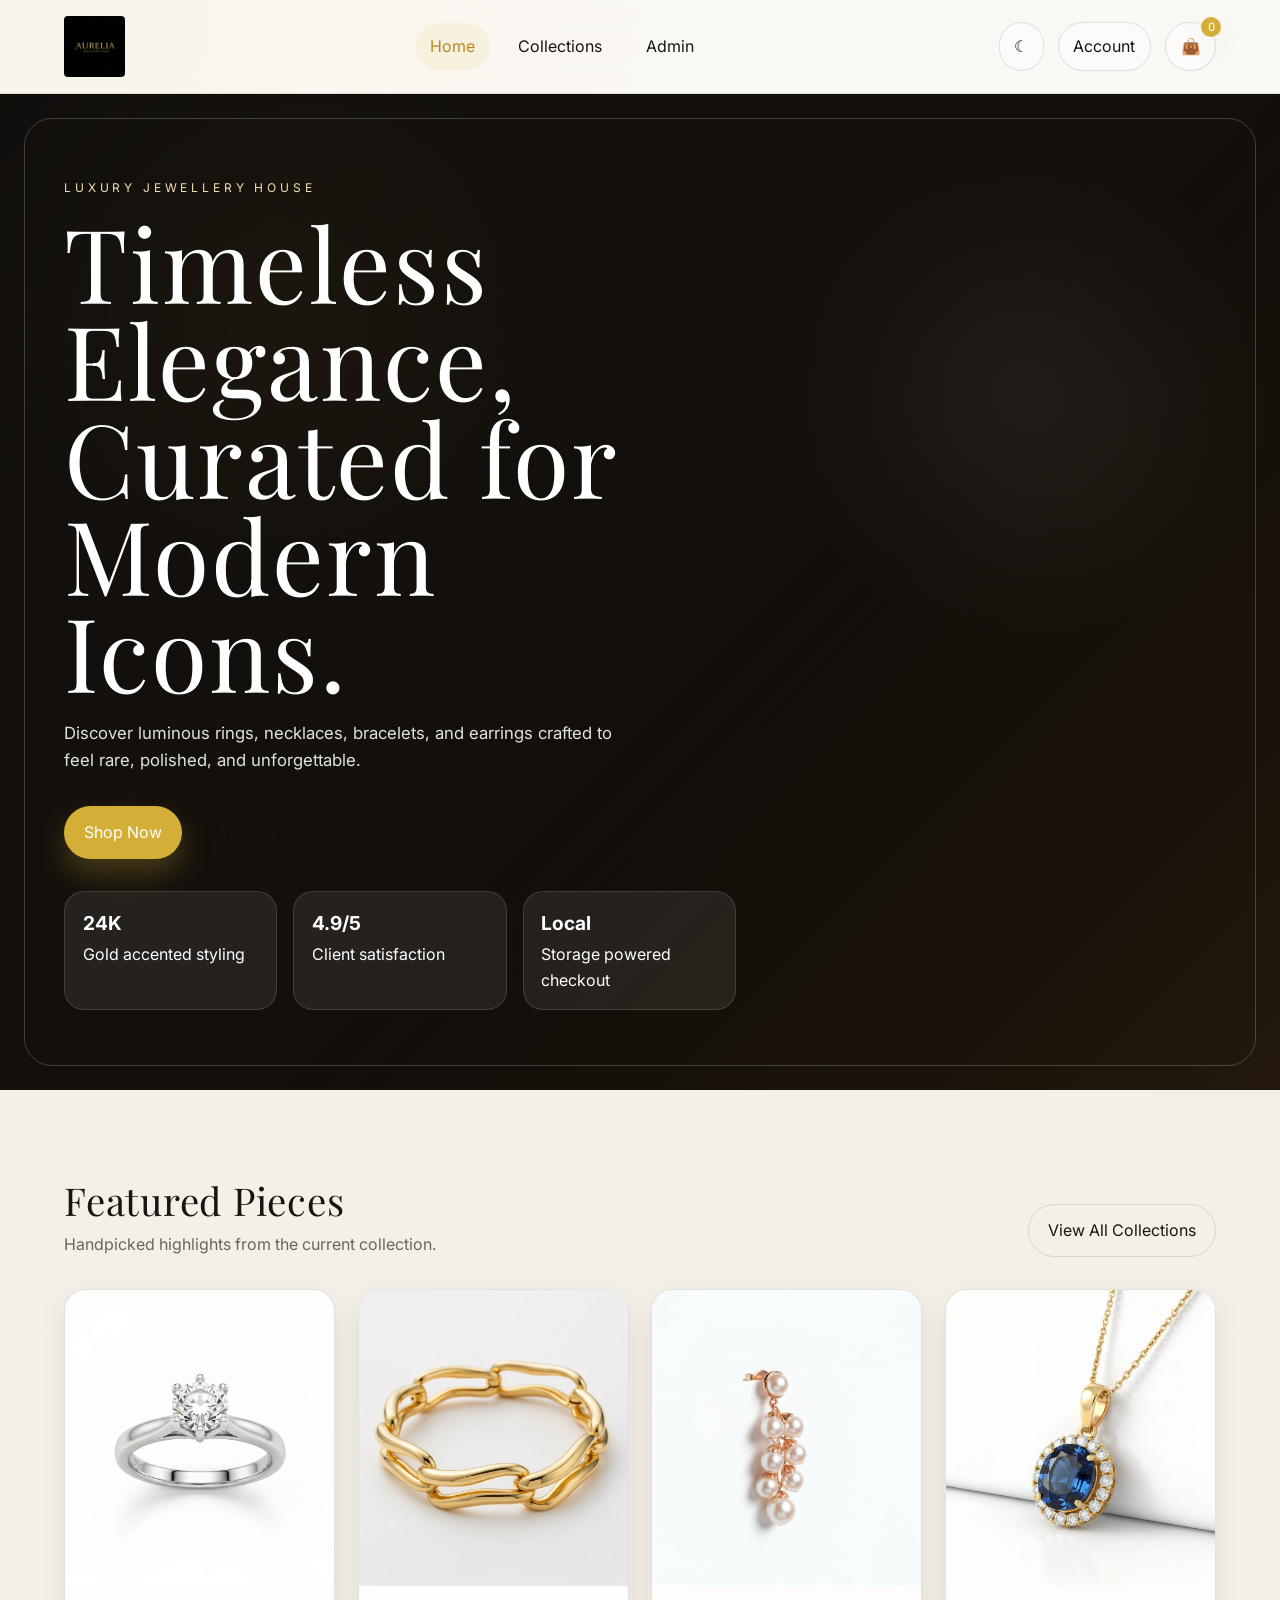
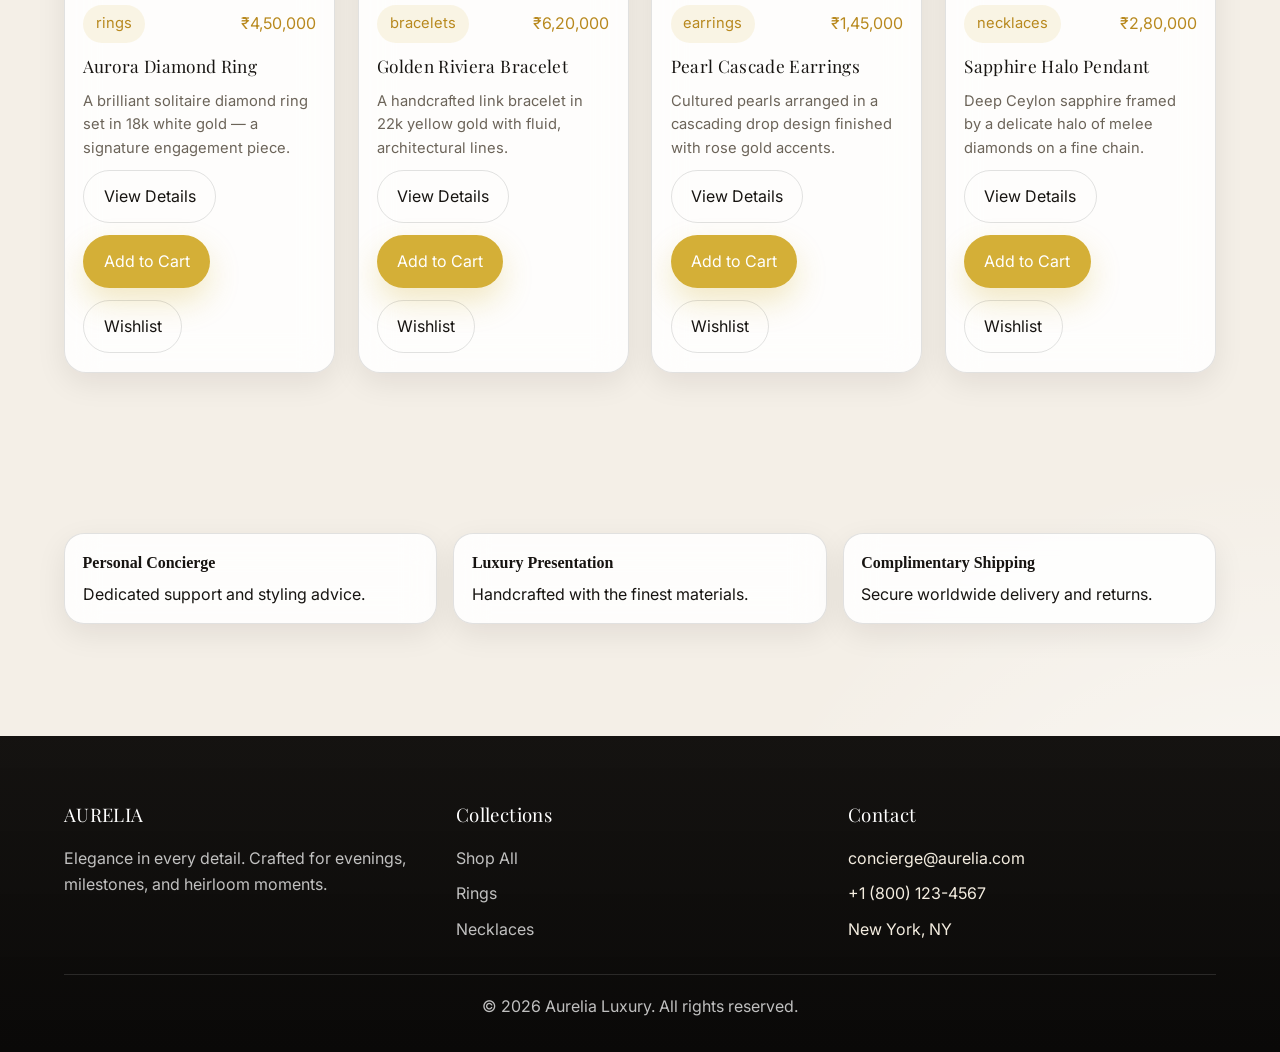
<file: index.html>
<!DOCTYPE html>
<html lang="en">
<head>
    <meta charset="UTF-8">
    <meta name="viewport" content="width=device-width, initial-scale=1.0">
    <meta name="description" content="AURELIA Luxury Jewellery. Discover luminous rings, necklaces, bracelets, and earrings crafted to feel rare, polished, and unforgettable.">
    <meta name="theme-color" content="#d4af37">
    <meta property="og:title" content="AURELIA | Luxury Jewellery">
    <meta property="og:description" content="Discover luminous rings, necklaces, bracelets, and earrings crafted to feel rare, polished, and unforgettable.">
    <meta property="og:type" content="website">
    <title>AURELIA | Luxury Jewellery</title>
    <link rel="icon" href="favicon.ico" type="image/x-icon">
    <link rel="manifest" href="manifest.json">
    <link rel="stylesheet" href="style.css">
</head>
<body>
    <nav class="navbar">
        <a href="index.html" class="nav-brand"><img src="images/logo.png" alt="Aurelia Logo" class="brand-logo"></a>
        <div class="nav-links">
            <a href="index.html" class="active">Home</a>
            <a href="products.html">Collections</a>
            <a href="admin.html">Admin</a>
        </div>
        <div class="nav-actions">
            <button class="icon-button" type="button" data-theme-toggle aria-label="Toggle theme">☾</button>
            <button class="icon-button" type="button" data-auth-open="login" data-user-badge>Account</button>
            <a class="icon-button cart-link" href="cart.html" aria-label="Cart">👜 <span class="badge" data-cart-count>0</span></a>
        </div>
    </nav>

    <header class="hero">
        <div class="hero-content">
            <div class="eyebrow">Luxury jewellery house</div>
            <h1>Timeless Elegance, Curated for Modern Icons.</h1>
            <p>Discover luminous rings, necklaces, bracelets, and earrings crafted to feel rare, polished, and unforgettable.</p>
            <div class="hero-actions">
                <a href="products.html" class="btn btn-primary">Shop Now</a>
                <button class="btn btn-outline" type="button" data-scroll-to="#featured">Explore Featured</button>
            </div>
            <div class="hero-stats">
                <div class="stat"><strong>24K</strong><span>Gold accented styling</span></div>
                <div class="stat"><strong>4.9/5</strong><span>Client satisfaction</span></div>
                <div class="stat"><strong>Local</strong><span>Storage powered checkout</span></div>
            </div>
        </div>
    </header>

    <main>
        <section class="section" id="featured">
            <div class="section-header">
                <div>
                    <h2 class="section-title serif">Featured Pieces</h2>
                    <p class="section-copy">Handpicked highlights from the current collection.</p>
                </div>
                <a class="btn btn-outline" href="products.html">View All Collections</a>
            </div>
            <div class="grid" id="featured-grid"></div>
        </section>

        <section class="section">
            <div class="feature-row">
                <div class="feature-pill"><strong>Personal Concierge</strong><span>Dedicated support and styling advice.</span></div>
                <div class="feature-pill"><strong>Luxury Presentation</strong><span>Handcrafted with the finest materials.</span></div>
                <div class="feature-pill"><strong>Complimentary Shipping</strong><span>Secure worldwide delivery and returns.</span></div>
            </div>
        </section>
    </main>

    <footer class="footer">
        <div class="footer-grid">
            <div class="footer-col">
                <h3 class="serif">AURELIA</h3>
                <p>Elegance in every detail. Crafted for evenings, milestones, and heirloom moments.</p>
            </div>
            <div class="footer-col">
                <h3 class="serif">Collections</h3>
                <ul>
                    <li><a href="products.html">Shop All</a></li>
                    <li><a href="products.html">Rings</a></li>
                    <li><a href="products.html">Necklaces</a></li>
                </ul>
            </div>
            <div class="footer-col">
                <h3 class="serif">Contact</h3>
                <ul>
                    <li>concierge@aurelia.com</li>
                    <li>+1 (800) 123-4567</li>
                    <li>New York, NY</li>
                </ul>
            </div>
        </div>
        <div class="footer-bottom">&copy; 2026 Aurelia Luxury. All rights reserved.</div>
    </footer>

    <script src="script.js"></script>
</body>
</html>
</file>
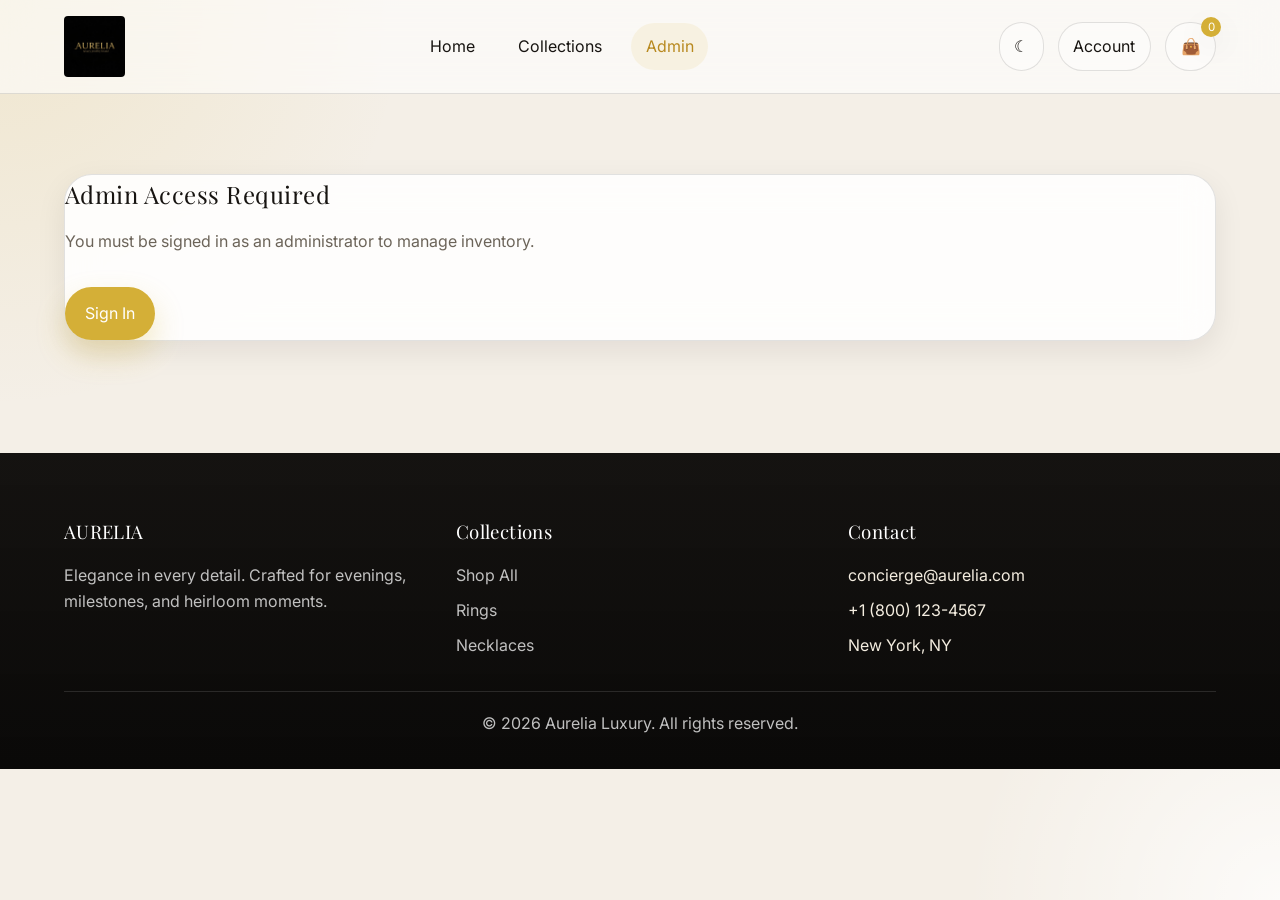
<file: admin.html>
<!DOCTYPE html>
<html lang="en">
<head>
    <meta charset="UTF-8">
    <meta name="viewport" content="width=device-width, initial-scale=1.0">
    <meta name="description" content="Admin dashboard for AURELIA Luxury Jewellery. Manage inventory, stock, and collections.">
    <meta name="theme-color" content="#d4af37">
    <title>Admin Panel | AURELIA</title>
    <link rel="icon" href="favicon.ico" type="image/x-icon">
    <link rel="manifest" href="manifest.json">
    <link rel="stylesheet" href="style.css">
</head>
<body>
    <nav class="navbar">
        <a href="index.html" class="nav-brand"><img src="images/logo.png" alt="Aurelia Logo" class="brand-logo"></a>
        <div class="nav-links">
            <a href="index.html">Home</a>
            <a href="products.html">Collections</a>
            <a href="admin.html" class="active">Admin</a>
        </div>
        <div class="nav-actions">
            <button class="icon-button" type="button" data-theme-toggle aria-label="Toggle theme">☾</button>
            <button class="icon-button" type="button" data-auth-open="login" data-user-badge>Account</button>
            <a class="icon-button cart-link" href="cart.html" aria-label="Cart">👜 <span class="badge" data-cart-count>0</span></a>
        </div>
    </nav>

    <main>
        <section class="section">
            <div id="admin-panel"></div>
        </section>
    </main>

    <footer class="footer">
        <div class="footer-grid">
            <div class="footer-col">
                <h3 class="serif">AURELIA</h3>
                <p>Elegance in every detail. Crafted for evenings, milestones, and heirloom moments.</p>
            </div>
            <div class="footer-col">
                <h3 class="serif">Collections</h3>
                <ul>
                    <li><a href="products.html">Shop All</a></li>
                    <li><a href="products.html">Rings</a></li>
                    <li><a href="products.html">Necklaces</a></li>
                </ul>
            </div>
            <div class="footer-col">
                <h3 class="serif">Contact</h3>
                <ul>
                    <li>concierge@aurelia.com</li>
                    <li>+1 (800) 123-4567</li>
                    <li>New York, NY</li>
                </ul>
            </div>
        </div>
        <div class="footer-bottom">&copy; 2026 Aurelia Luxury. All rights reserved.</div>
    </footer>

    <script src="script.js"></script>
</body>
</html>
</file>
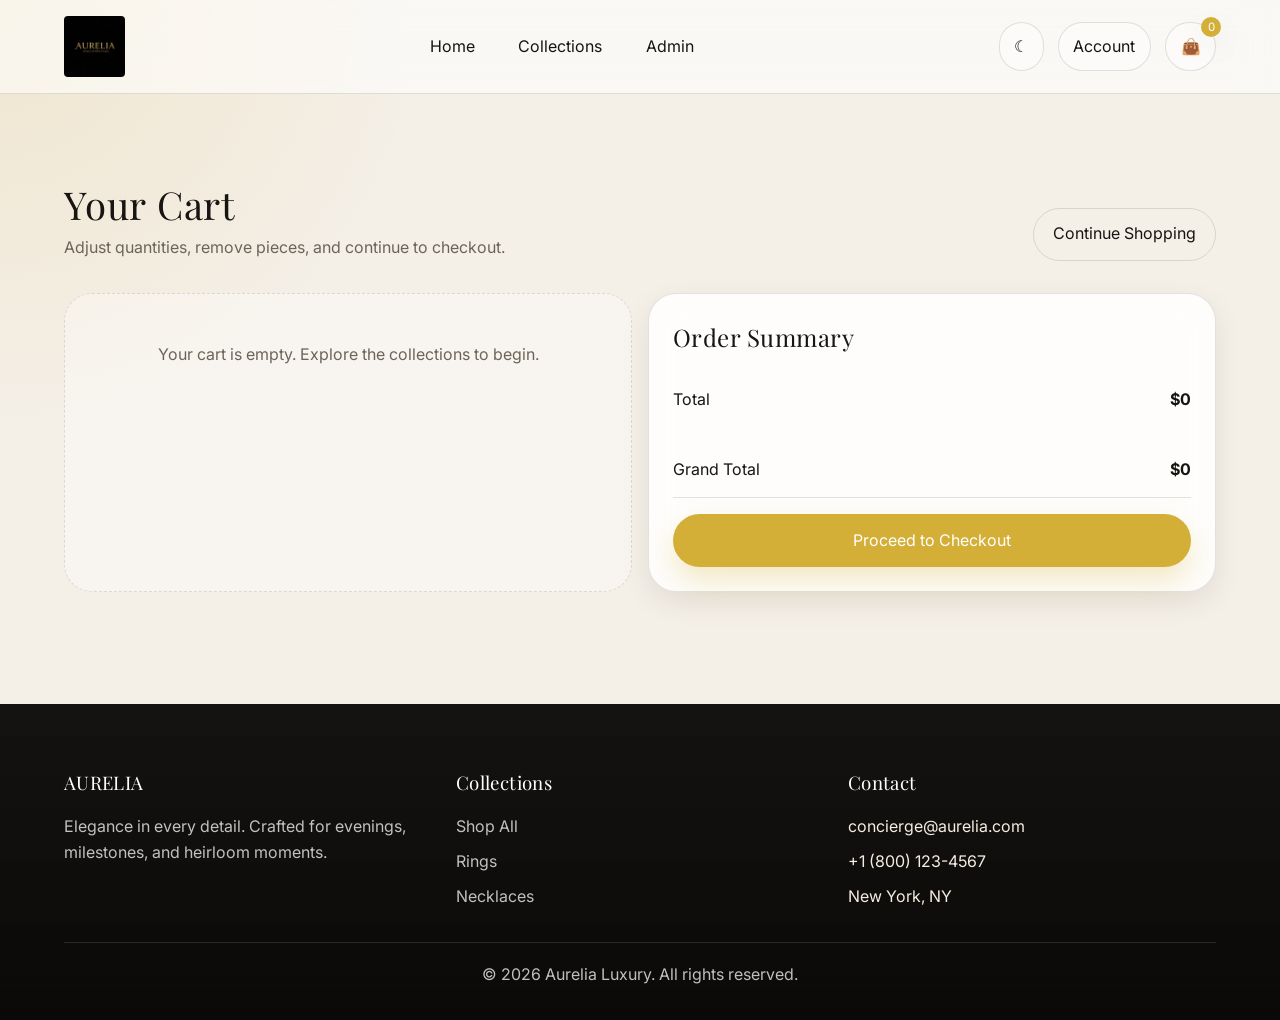
<file: cart.html>
<!DOCTYPE html>
<html lang="en">
<head>
    <meta charset="UTF-8">
    <meta name="viewport" content="width=device-width, initial-scale=1.0">
    <meta name="description" content="Your shopping cart at AURELIA. Review your selected luxury rings, necklaces, and bracelets.">
    <meta name="theme-color" content="#d4af37">
    <title>Shopping Cart | AURELIA</title>
    <link rel="icon" href="favicon.ico" type="image/x-icon">
    <link rel="manifest" href="manifest.json">
    <link rel="stylesheet" href="style.css">
</head>
<body>
    <nav class="navbar">
        <a href="index.html" class="nav-brand"><img src="images/logo.png" alt="Aurelia Logo" class="brand-logo"></a>
        <div class="nav-links">
            <a href="index.html">Home</a>
            <a href="products.html">Collections</a>
            <a href="admin.html">Admin</a>
        </div>
        <div class="nav-actions">
            <button class="icon-button" type="button" data-theme-toggle aria-label="Toggle theme">☾</button>
            <button class="icon-button" type="button" data-auth-open="login" data-user-badge>Account</button>
            <a class="icon-button cart-link active" href="cart.html" aria-label="Cart">👜 <span class="badge" data-cart-count>0</span></a>
        </div>
    </nav>

    <main>
        <section class="section">
            <div class="section-header">
                <div>
                    <h1 class="section-title serif">Your Cart</h1>
                    <p class="section-copy">Adjust quantities, remove pieces, and continue to checkout.</p>
                </div>
                <a class="btn btn-outline" href="products.html">Continue Shopping</a>
            </div>
            <div class="checkout-layout">
                <div class="stack">
                    <div id="cart-items" class="cart-list"></div>
                </div>
                <aside class="checkout-summary stack">
                    <h2 class="serif">Order Summary</h2>
                    <div id="cart-summary" class="stack"></div>
                    <div class="summary-line"><span>Grand Total</span><strong id="cart-total">$0</strong></div>
                    <button class="btn btn-primary" type="button" onclick="checkout()">Proceed to Checkout</button>
                </aside>
            </div>
        </section>
    </main>

    <footer class="footer">
        <div class="footer-grid">
            <div class="footer-col">
                <h3 class="serif">AURELIA</h3>
                <p>Elegance in every detail. Crafted for evenings, milestones, and heirloom moments.</p>
            </div>
            <div class="footer-col">
                <h3 class="serif">Collections</h3>
                <ul>
                    <li><a href="products.html">Shop All</a></li>
                    <li><a href="products.html">Rings</a></li>
                    <li><a href="products.html">Necklaces</a></li>
                </ul>
            </div>
            <div class="footer-col">
                <h3 class="serif">Contact</h3>
                <ul>
                    <li>concierge@aurelia.com</li>
                    <li>+1 (800) 123-4567</li>
                    <li>New York, NY</li>
                </ul>
            </div>
        </div>
        <div class="footer-bottom">&copy; 2026 Aurelia Luxury. All rights reserved.</div>
    </footer>

    <script src="script.js"></script>
</body>
</html>
</file>
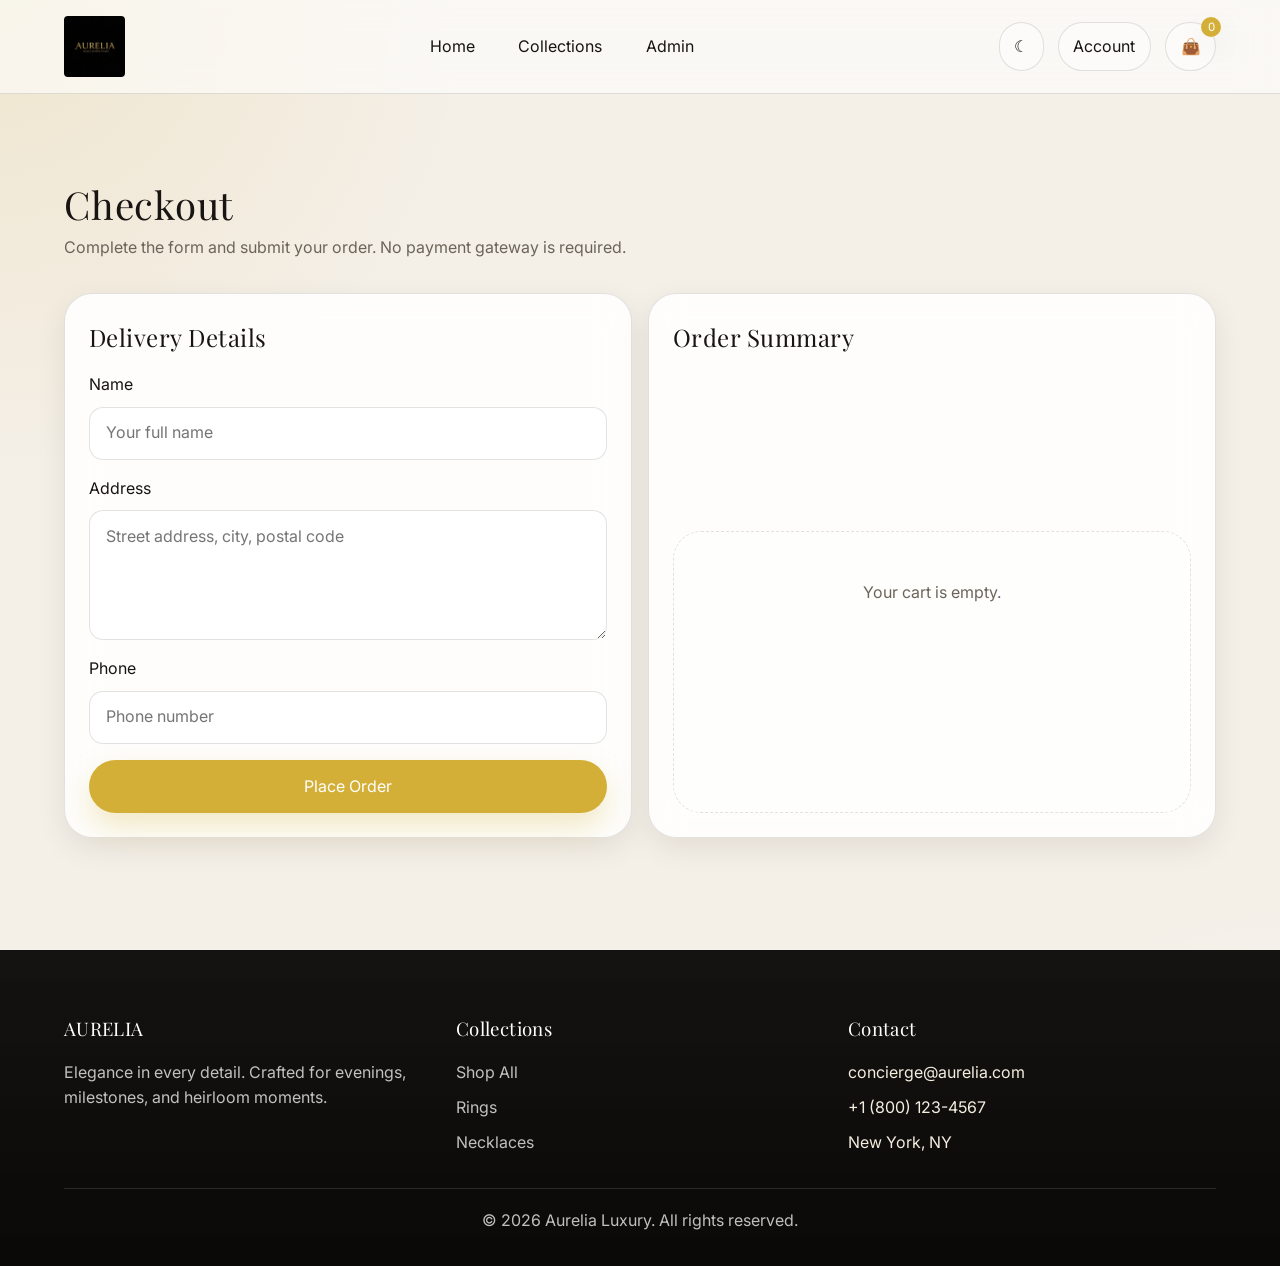
<file: checkout.html>
<!DOCTYPE html>
<html lang="en">
<head>
    <meta charset="UTF-8">
    <meta name="viewport" content="width=device-width, initial-scale=1.0">
    <meta name="description" content="Checkout securely at AURELIA Luxury Jewellery. Complete your purchase of our curated collections.">
    <meta name="theme-color" content="#d4af37">
    <title>Checkout | AURELIA</title>
    <link rel="icon" href="favicon.ico" type="image/x-icon">
    <link rel="manifest" href="manifest.json">
    <link rel="stylesheet" href="style.css">
</head>
<body>
    <nav class="navbar">
        <a href="index.html" class="nav-brand"><img src="images/logo.png" alt="Aurelia Logo" class="brand-logo"></a>
        <div class="nav-links">
            <a href="index.html">Home</a>
            <a href="products.html">Collections</a>
            <a href="admin.html">Admin</a>
        </div>
        <div class="nav-actions">
            <button class="icon-button" type="button" data-theme-toggle aria-label="Toggle theme">☾</button>
            <button class="icon-button" type="button" data-auth-open="login" data-user-badge>Account</button>
            <a class="icon-button cart-link" href="cart.html" aria-label="Cart">👜 <span class="badge" data-cart-count>0</span></a>
        </div>
    </nav>

    <main>
        <section class="section">
            <div class="section-header">
                <div>
                    <h1 class="section-title serif">Checkout</h1>
                    <p class="section-copy">Complete the form and submit your order. No payment gateway is required.</p>
                </div>
            </div>
            <div id="checkout-success" class="notice" hidden style="margin-bottom: 1rem;"></div>
            <div class="checkout-layout">
                <form id="checkout-form" class="checkout-summary stack">
                    <h2 class="serif">Delivery Details</h2>
                    <label class="field"><span>Name</span><input type="text" id="checkout-name" required placeholder="Your full name"></label>
                    <label class="field"><span>Address</span><textarea id="checkout-address" rows="4" required placeholder="Street address, city, postal code"></textarea></label>
                    <label class="field"><span>Phone</span><input type="tel" id="checkout-phone" required placeholder="Phone number"></label>
                    <button class="btn btn-primary" type="submit">Place Order</button>
                </form>
                <aside class="checkout-summary stack">
                    <h2 class="serif">Order Summary</h2>
                    <div id="checkout-summary" class="stack"></div>
                </aside>
            </div>
        </section>
    </main>

    <footer class="footer">
        <div class="footer-grid">
            <div class="footer-col">
                <h3 class="serif">AURELIA</h3>
                <p>Elegance in every detail. Crafted for evenings, milestones, and heirloom moments.</p>
            </div>
            <div class="footer-col">
                <h3 class="serif">Collections</h3>
                <ul>
                    <li><a href="products.html">Shop All</a></li>
                    <li><a href="products.html">Rings</a></li>
                    <li><a href="products.html">Necklaces</a></li>
                </ul>
            </div>
            <div class="footer-col">
                <h3 class="serif">Contact</h3>
                <ul>
                    <li>concierge@aurelia.com</li>
                    <li>+1 (800) 123-4567</li>
                    <li>New York, NY</li>
                </ul>
            </div>
        </div>
        <div class="footer-bottom">&copy; 2026 Aurelia Luxury. All rights reserved.</div>
    </footer>

    <script src="script.js"></script>
</body>
</html>
</file>
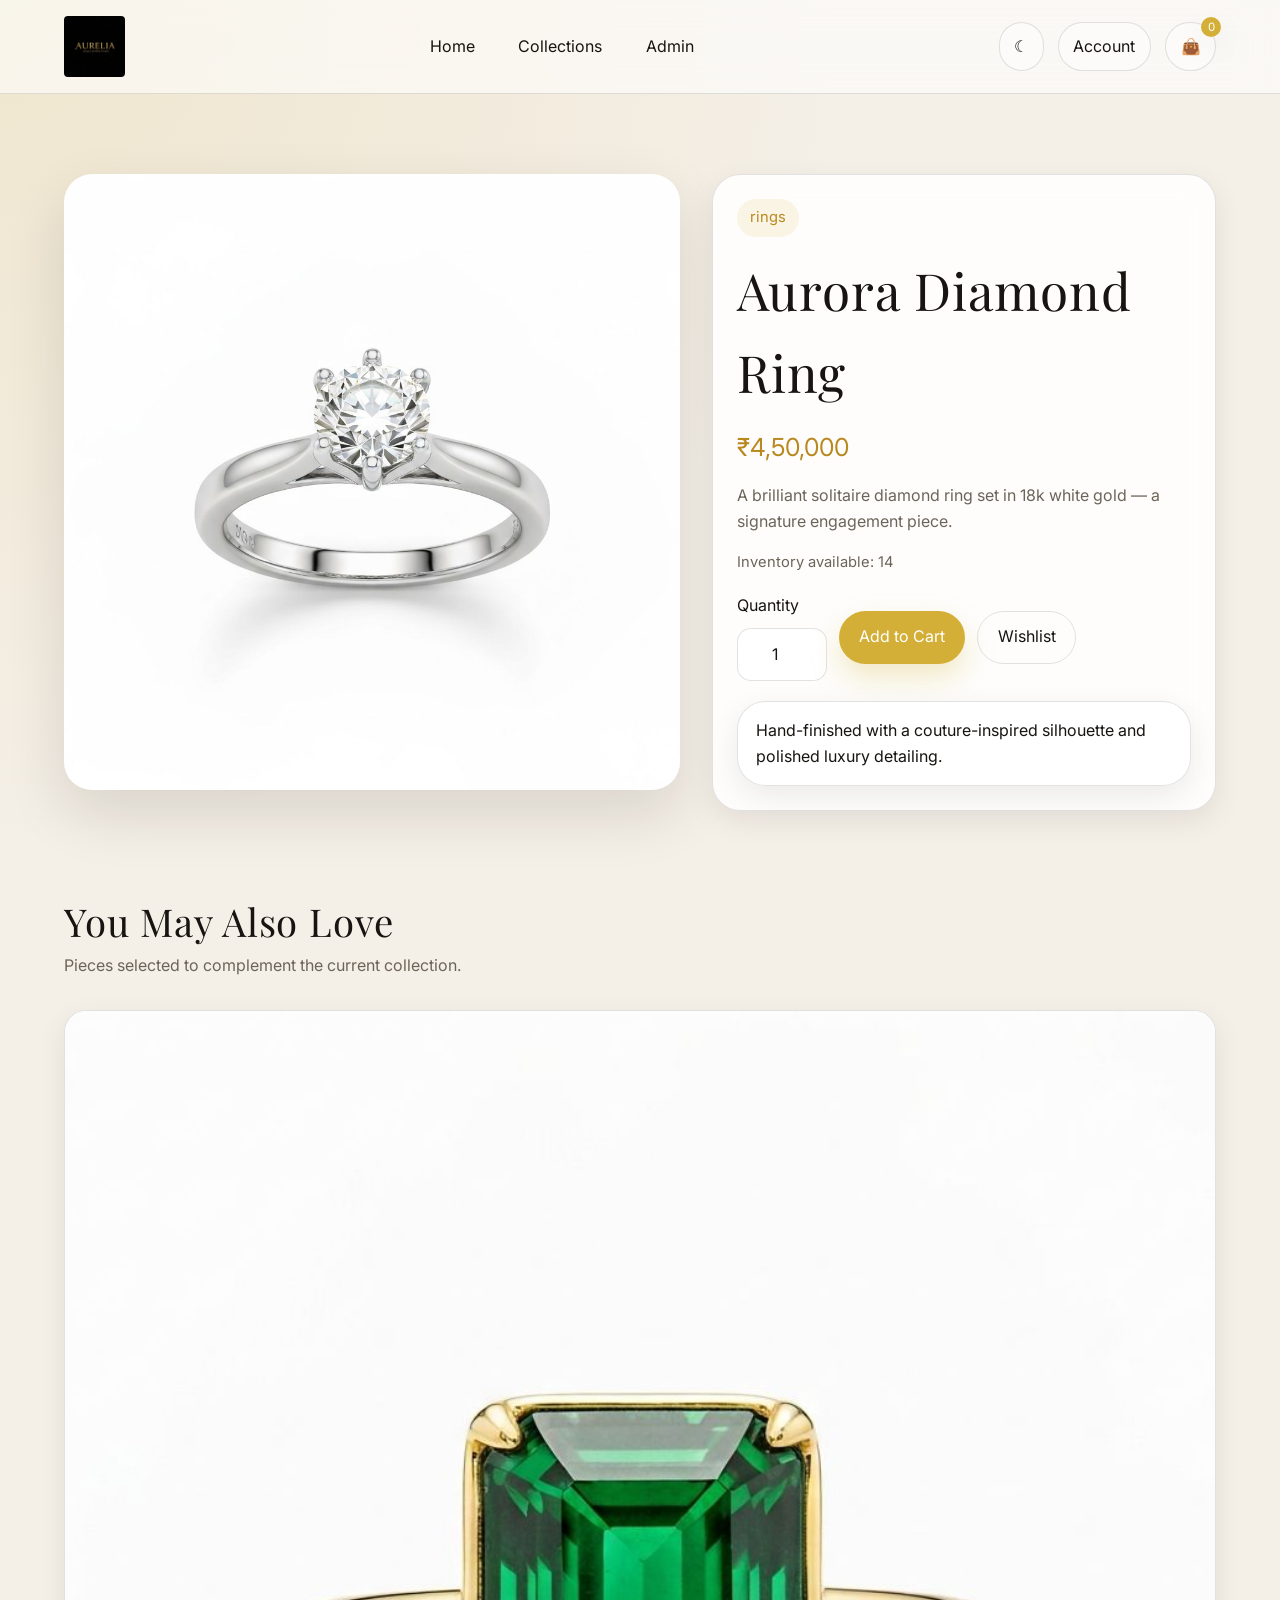
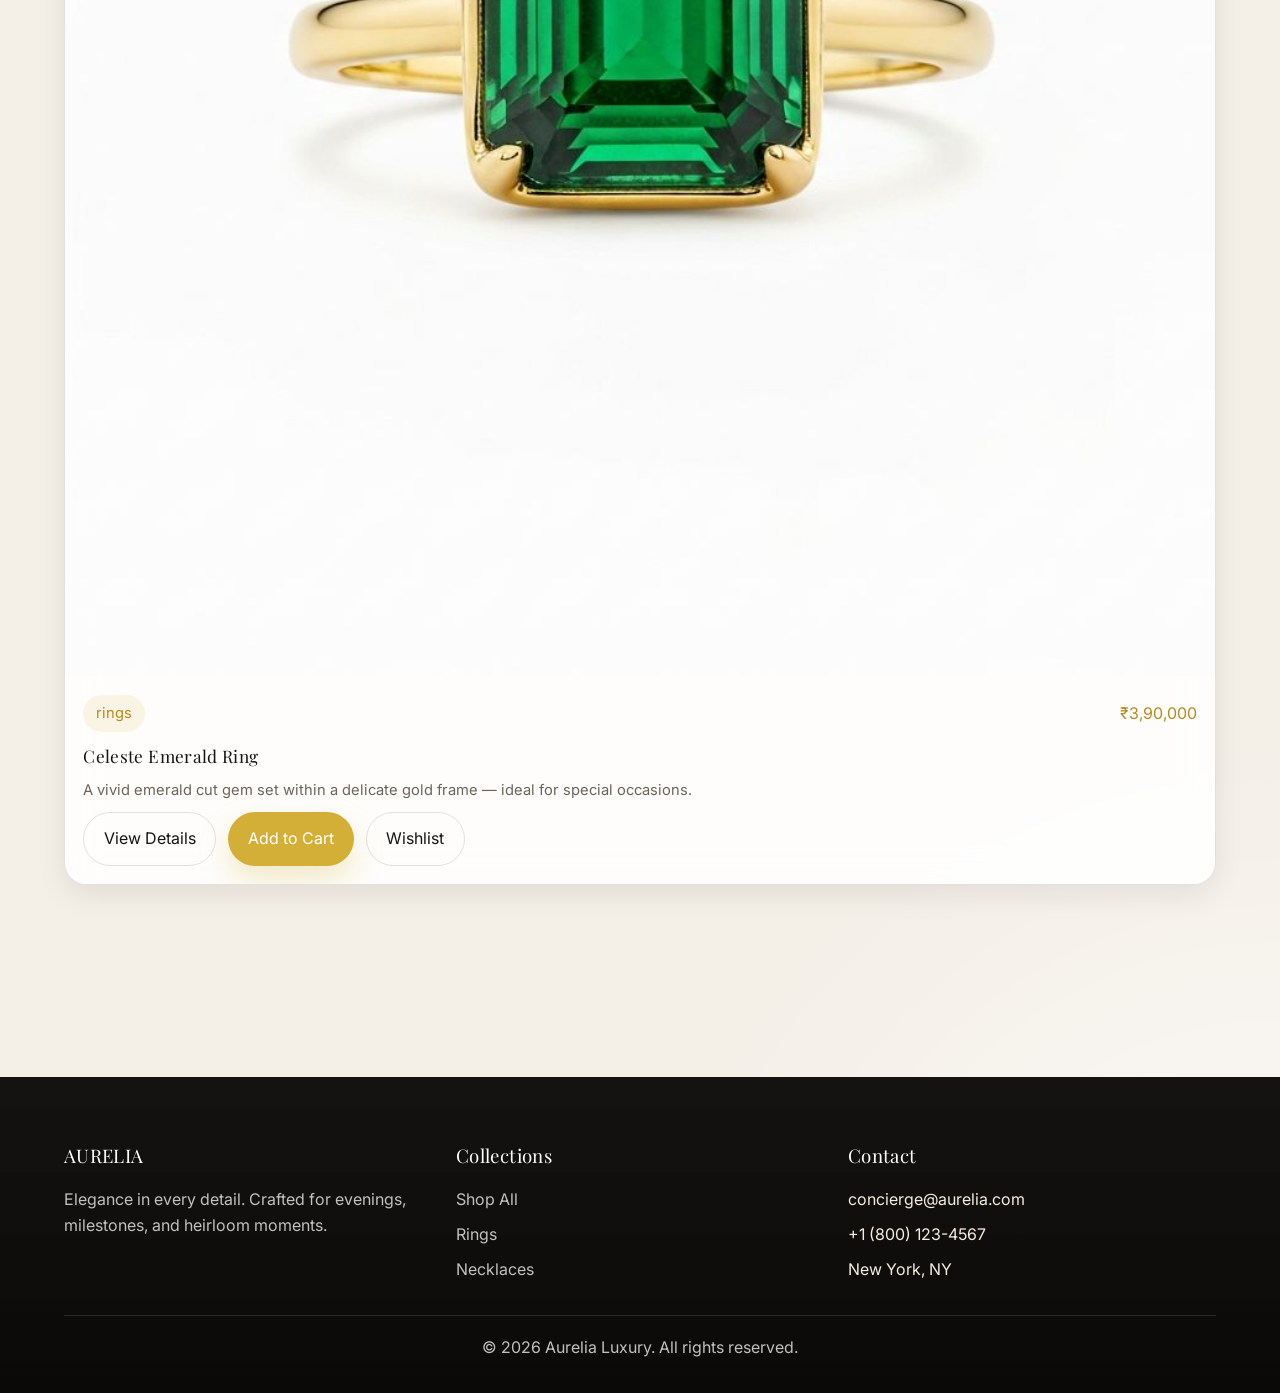
<file: product.html>
<!DOCTYPE html>
<html lang="en">
<head>
    <meta charset="UTF-8">
    <meta name="viewport" content="width=device-width, initial-scale=1.0">
    <meta name="description" content="View product details at AURELIA Luxury Jewellery. Explore our signature engagement rings, fine necklaces, and timeless pieces.">
    <meta name="theme-color" content="#d4af37">
    <title>Product Details | AURELIA</title>
    <link rel="icon" href="favicon.ico" type="image/x-icon">
    <link rel="manifest" href="manifest.json">
    <link rel="stylesheet" href="style.css">
</head>
<body>
    <nav class="navbar">
        <a href="index.html" class="nav-brand"><img src="images/logo.png" alt="Aurelia Logo" class="brand-logo"></a>
        <div class="nav-links">
            <a href="index.html">Home</a>
            <a href="products.html">Collections</a>
            <a href="admin.html">Admin</a>
        </div>
        <div class="nav-actions">
            <button class="icon-button" type="button" data-theme-toggle aria-label="Toggle theme">☾</button>
            <button class="icon-button" type="button" data-auth-open="login" data-user-badge>Account</button>
            <a class="icon-button cart-link" href="cart.html" aria-label="Cart">👜 <span class="badge" data-cart-count>0</span></a>
        </div>
    </nav>

    <main>
        <section class="section">
            <div id="product-detail"></div>
        </section>
    </main>

    <footer class="footer">
        <div class="footer-grid">
            <div class="footer-col">
                <h3 class="serif">AURELIA</h3>
                <p>Elegance in every detail. Crafted for evenings, milestones, and heirloom moments.</p>
            </div>
            <div class="footer-col">
                <h3 class="serif">Collections</h3>
                <ul>
                    <li><a href="products.html">Shop All</a></li>
                    <li><a href="products.html">Rings</a></li>
                    <li><a href="products.html">Necklaces</a></li>
                </ul>
            </div>
            <div class="footer-col">
                <h3 class="serif">Contact</h3>
                <ul>
                    <li>concierge@aurelia.com</li>
                    <li>+1 (800) 123-4567</li>
                    <li>New York, NY</li>
                </ul>
            </div>
        </div>
        <div class="footer-bottom">&copy; 2026 Aurelia Luxury. All rights reserved.</div>
    </footer>

    <script src="script.js"></script>
</body>
</html>
</file>
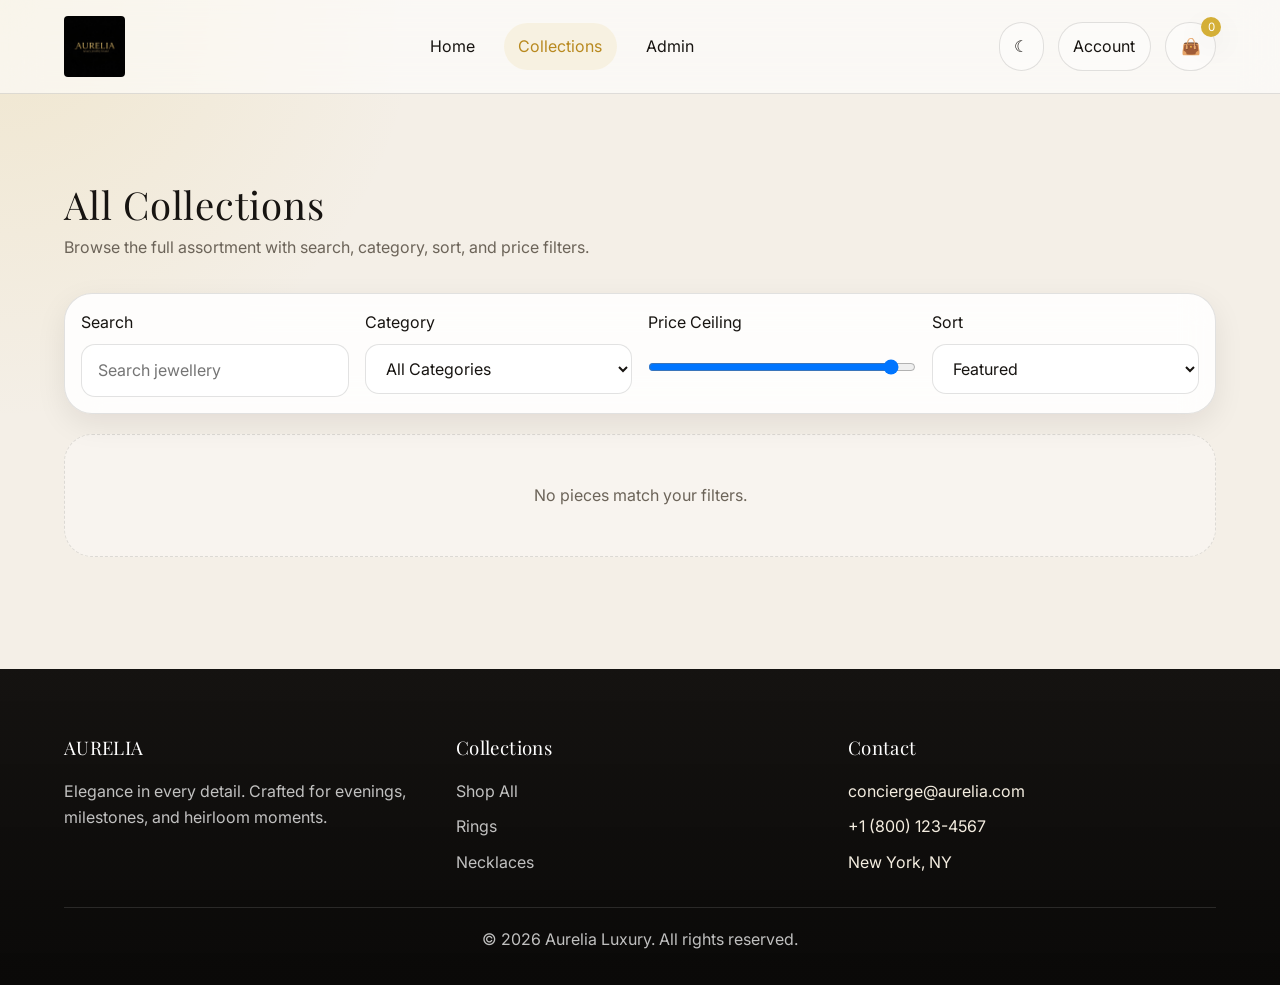
<file: products.html>
<!DOCTYPE html>
<html lang="en">
<head>
    <meta charset="UTF-8">
    <meta name="viewport" content="width=device-width, initial-scale=1.0">
    <meta name="description" content="Shop all collections at AURELIA Luxury Jewellery. Browse our handcrafted bracelets, diamond rings, and pearl earrings.">
    <meta name="theme-color" content="#d4af37">
    <title>Collections | AURELIA</title>
    <link rel="icon" href="favicon.ico" type="image/x-icon">
    <link rel="manifest" href="manifest.json">
    <link rel="stylesheet" href="style.css">
</head>
<body>
    <nav class="navbar">
        <a href="index.html" class="nav-brand"><img src="images/logo.png" alt="Aurelia Logo" class="brand-logo"></a>
        <div class="nav-links">
            <a href="index.html">Home</a>
            <a href="products.html" class="active">Collections</a>
            <a href="admin.html">Admin</a>
        </div>
        <div class="nav-actions">
            <button class="icon-button" type="button" data-theme-toggle aria-label="Toggle theme">☾</button>
            <button class="icon-button" type="button" data-auth-open="login" data-user-badge>Account</button>
            <a class="icon-button cart-link" href="cart.html" aria-label="Cart">👜 <span class="badge" data-cart-count>0</span></a>
        </div>
    </nav>

    <main>
        <section class="section">
            <div class="section-header">
                <div>
                    <h1 class="section-title serif">All Collections</h1>
                    <p class="section-copy">Browse the full assortment with search, category, sort, and price filters.</p>
                </div>
            </div>
            <div class="toolbar panel" style="padding: 1rem; margin-bottom: 1.2rem;">
                <label class="field"><span>Search</span><input id="product-search" type="search" placeholder="Search jewellery"></label>
                <label class="field"><span>Category</span>
                    <select id="category-filter">
                        <option value="all">All Categories</option>
                        <option value="rings">Rings</option>
                        <option value="necklaces">Necklaces</option>
                        <option value="bracelets">Bracelets</option>
                        <option value="earrings">Earrings</option>
                    </select>
                </label>
                <label class="field"><span>Price Ceiling</span><input id="price-filter" type="range" min="1000" max="8000" value="8000"></label>
                <label class="field"><span>Sort</span>
                    <select id="sort-filter">
                        <option value="featured">Featured</option>
                        <option value="name">Name</option>
                        <option value="price-asc">Price: Low to High</option>
                        <option value="price-desc">Price: High to Low</option>
                    </select>
                </label>
            </div>
            <div class="grid" id="products-grid"></div>
        </section>
    </main>

    <footer class="footer">
        <div class="footer-grid">
            <div class="footer-col">
                <h3 class="serif">AURELIA</h3>
                <p>Elegance in every detail. Crafted for evenings, milestones, and heirloom moments.</p>
            </div>
            <div class="footer-col">
                <h3 class="serif">Collections</h3>
                <ul>
                    <li><a href="products.html">Shop All</a></li>
                    <li><a href="products.html">Rings</a></li>
                    <li><a href="products.html">Necklaces</a></li>
                </ul>
            </div>
            <div class="footer-col">
                <h3 class="serif">Contact</h3>
                <ul>
                    <li>concierge@aurelia.com</li>
                    <li>+1 (800) 123-4567</li>
                    <li>New York, NY</li>
                </ul>
            </div>
        </div>
        <div class="footer-bottom">&copy; 2026 Aurelia Luxury. All rights reserved.</div>
    </footer>

    <script src="script.js"></script>
</body>
</html>
</file>
<file: style.css>
@import url('https://fonts.googleapis.com/css2?family=Inter:wght@300;400;500&family=Playfair+Display:ital,wght@0,400;0,600;1,400&display=swap');

:root {
  --bg: #f4efe7;
  --surface: rgba(255, 255, 255, 0.88);
  --surface-strong: #ffffff;
  --text: #171411;
  --muted: #6c6459;
  --line: rgba(23, 20, 17, 0.12);
  --gold: #d4af37;
  --gold-deep: #b8891f;
  --shadow: 0 24px 60px rgba(22, 17, 10, 0.12);
  --shadow-soft: 0 10px 30px rgba(22, 17, 10, 0.08);
  --radius-xl: 28px;
  --radius-lg: 22px;
  --radius-md: 16px;
  --transition: 220ms ease;
}

body.dark-mode {
  --bg: #0e0d0b;
  --surface: rgba(20, 18, 16, 0.86);
  --surface-strong: #171411;
  --text: #f8f2e8;
  --muted: #b6ab9a;
  --line: rgba(255, 255, 255, 0.1);
  --shadow: 0 24px 60px rgba(0, 0, 0, 0.38);
  --shadow-soft: 0 10px 30px rgba(0, 0, 0, 0.24);
}

* {
  box-sizing: border-box;
  margin: 0;
  padding: 0;
}

html {
  scroll-behavior: smooth;
}

body {
  min-height: 100vh;
  font-family: "Inter", "Helvetica Neue", Arial, sans-serif;
  background:
    radial-gradient(circle at top left, rgba(212, 175, 55, 0.14), transparent 26%),
    radial-gradient(circle at bottom right, rgba(255, 255, 255, 0.75), transparent 20%),
    var(--bg);
  color: var(--text);
  line-height: 1.6;
}

body::before {
  content: "";
  position: fixed;
  inset: 0;
  pointer-events: none;
  background-image: linear-gradient(rgba(255, 255, 255, 0.03) 1px, transparent 1px), linear-gradient(90deg, rgba(255, 255, 255, 0.03) 1px, transparent 1px);
  background-size: 70px 70px;
  opacity: 0.25;
  mix-blend-mode: soft-light;
}

h1,
h2,
h3,
h4,
.serif {
  font-family: "Playfair Display", Georgia, "Times New Roman", Times, serif;
  font-weight: 400;
  letter-spacing: 0.02em;
}

a {
  color: inherit;
  text-decoration: none;
}

img {
  display: block;
  max-width: 100%;
}

button,
input,
select,
textarea {
  font: inherit;
}

.navbar {
  position: sticky;
  top: 0;
  z-index: 1000;
  display: flex;
  align-items: center;
  justify-content: space-between;
  gap: 1rem;
  padding: 1rem 5vw;
  backdrop-filter: blur(18px);
  background: rgba(255, 255, 255, 0.58);
  border-bottom: 1px solid var(--line);
}

body.dark-mode .navbar {
  background: rgba(14, 13, 11, 0.7);
}

.nav-brand {
  display: inline-flex;
  align-items: center;
}

.brand-logo {
  height: 3.8rem;
  width: auto;
  object-fit: contain;
  mix-blend-mode: multiply; /* Helps the black background blend nicely on white navs, but it's gold on black... wait, the user's logo has a black background. Actually, let's just add border-radius */
  border-radius: 4px;
}

body.dark-mode .brand-logo {
  mix-blend-mode: screen; /* In dark mode, screen will drop the black background of the image! */
}

.nav-links,
.nav-actions {
  display: flex;
  align-items: center;
  gap: 0.9rem;
  flex-wrap: wrap;
}

.nav-links a,
.nav-actions button,
.nav-actions a {
  padding: 0.65rem 0.9rem;
  border-radius: 999px;
  color: var(--text);
  transition: transform var(--transition), background-color var(--transition), color var(--transition), border-color var(--transition);
}

.nav-links a:hover,
.nav-links a.active,
.nav-actions button:hover,
.nav-actions a:hover {
  color: var(--gold-deep);
  background: rgba(212, 175, 55, 0.1);
}

.icon-button {
  border: 1px solid var(--line);
  background: rgba(255, 255, 255, 0.4);
  cursor: pointer;
}

body.dark-mode .icon-button {
  background: rgba(255, 255, 255, 0.04);
}

.cart-link,
.wishlist-link {
  position: relative;
}

.badge {
  position: absolute;
  top: -0.4rem;
  right: -0.4rem;
  min-width: 1.25rem;
  height: 1.25rem;
  padding: 0 0.35rem;
  display: inline-grid;
  place-items: center;
  border-radius: 999px;
  background: var(--gold);
  color: #fff;
  font-size: 0.72rem;
  box-shadow: var(--shadow-soft);
}

.hero {
  position: relative;
  overflow: hidden;
  min-height: 76vh;
  display: grid;
  align-items: center;
  padding: 5rem 5vw;
  color: #fff;
  background:
    linear-gradient(135deg, rgba(16, 14, 12, 0.92), rgba(35, 24, 9, 0.45)),
    radial-gradient(circle at 20% 20%, rgba(212, 175, 55, 0.24), transparent 22%),
    radial-gradient(circle at 80% 30%, rgba(255, 255, 255, 0.16), transparent 20%),
    linear-gradient(135deg, #1c1712, #090807 60%, #22170c);
}

.hero::after {
  content: "";
  position: absolute;
  inset: 1.5rem;
  border: 1px solid rgba(255, 255, 255, 0.2);
  border-radius: var(--radius-xl);
}

@keyframes fadeInUp {
  from { opacity: 0; transform: translateY(20px); }
  to { opacity: 1; transform: translateY(0); }
}

.hero-content {
  position: relative;
  z-index: 1;
  max-width: 42rem;
  animation: fadeInUp 0.8s ease-out forwards;
}

.eyebrow {
  display: inline-flex;
  align-items: center;
  gap: 0.5rem;
  margin-bottom: 1rem;
  color: #f0dfb2;
  text-transform: uppercase;
  letter-spacing: 0.32em;
  font-size: 0.75rem;
}

.hero h1 {
  font-size: clamp(3.3rem, 8vw, 6.4rem);
  line-height: 0.95;
  margin-bottom: 1.3rem;
}

.hero p {
  max-width: 36rem;
  color: rgba(255, 255, 255, 0.88);
  font-size: 1.05rem;
}

.hero-actions {
  display: flex;
  gap: 1rem;
  flex-wrap: wrap;
  margin-top: 2rem;
}

.section {
  padding: 5rem 5vw;
}

.section-header {
  display: flex;
  align-items: end;
  justify-content: space-between;
  gap: 1.5rem;
  margin-bottom: 2rem;
}

.section-title {
  font-size: clamp(2rem, 3vw, 3rem);
}

.section-copy {
  max-width: 40rem;
  color: var(--muted);
}

.panel,
.product-card,
.checkout-summary,
.auth-card,
.admin-panel,
.cart-item,
.summary-box,
.feature-pill {
  background: var(--surface);
  border: 1px solid var(--line);
  box-shadow: var(--shadow-soft);
  backdrop-filter: blur(16px);
}

.panel,
.admin-panel,
.auth-card,
.checkout-summary,
.summary-box {
  border-radius: var(--radius-xl);
}

.grid {
  display: grid;
  grid-template-columns: repeat(auto-fit, minmax(220px, 1fr));
  gap: 1.4rem;
}

.product-card {
  overflow: hidden;
  border-radius: var(--radius-lg);
  display: flex;
  flex-direction: column;
  min-height: 100%;
  transition: transform var(--transition), box-shadow var(--transition), border-color var(--transition);
  animation: fadeInUp 0.6s ease-out both;
}

.product-card:hover {
  transform: translateY(-8px);
  box-shadow: var(--shadow);
  border-color: rgba(212, 175, 55, 0.36);
}

.product-media {
  position: relative;
  overflow: hidden;
  aspect-ratio: 1 / 1.1;
  background: linear-gradient(135deg, rgba(212, 175, 55, 0.14), rgba(23, 20, 17, 0.05));
}

.product-image {
  width: 100%;
  height: 100%;
  object-fit: cover;
  transition: transform 480ms ease;
}

.product-card:hover .product-image {
  transform: scale(1.08);
}

.card-body {
  padding: 1.15rem;
  display: flex;
  flex: 1;
  flex-direction: column;
  gap: 0.6rem;
}

.meta-row,
.inline-row {
  display: flex;
  align-items: center;
  justify-content: space-between;
  gap: 0.75rem;
}

.product-title {
  font-size: 1.08rem;
}

.product-price,
.accent {
  color: var(--gold-deep);
}

.muted {
  color: var(--muted);
}

.button-row {
  display: flex;
  flex-wrap: wrap;
  gap: 0.75rem;
  margin-top: auto;
}

.btn {
  display: inline-flex;
  align-items: center;
  justify-content: center;
  gap: 0.5rem;
  min-height: 46px;
  padding: 0.8rem 1.2rem;
  border-radius: 999px;
  border: 1px solid transparent;
  cursor: pointer;
  transition: transform var(--transition), background-color var(--transition), border-color var(--transition), color var(--transition), box-shadow var(--transition);
}

.btn:hover {
  transform: translateY(-1px);
}

.btn-primary {
  background: var(--gold);
  color: #fff;
  box-shadow: 0 14px 30px rgba(212, 175, 55, 0.28);
}

.btn-primary:hover {
  background: var(--gold-deep);
}

.btn-outline {
  border-color: var(--line);
  background: transparent;
  color: var(--text);
}

.btn-outline:hover {
  border-color: rgba(212, 175, 55, 0.45);
  color: var(--gold-deep);
  background: rgba(212, 175, 55, 0.08);
}

.feature-row {
  display: grid;
  grid-template-columns: repeat(auto-fit, minmax(180px, 1fr));
  gap: 1rem;
}

.feature-pill {
  padding: 1rem 1.1rem;
  border-radius: 20px;
}

.feature-pill strong {
  display: block;
  margin-bottom: 0.4rem;
  font-family: Georgia, serif;
}

.toolbar,
.filters,
.admin-toolbar,
.checkout-layout {
  display: grid;
  grid-template-columns: repeat(auto-fit, minmax(180px, 1fr));
  gap: 1rem;
}

.field,
.form-group {
  display: flex;
  flex-direction: column;
  gap: 0.55rem;
}

.field input,
.field select,
.field textarea,
.form-group input,
.form-group select,
.form-group textarea {
  width: 100%;
  min-height: 46px;
  border-radius: 14px;
  border: 1px solid var(--line);
  padding: 0.8rem 1rem;
  color: var(--text);
  background: rgba(255, 255, 255, 0.72);
  outline: none;
  transition: border-color var(--transition), box-shadow var(--transition), background-color var(--transition);
}

body.dark-mode .field input,
body.dark-mode .field select,
body.dark-mode .field textarea,
body.dark-mode .form-group input,
body.dark-mode .form-group select,
body.dark-mode .form-group textarea {
  background: rgba(255, 255, 255, 0.04);
}

.field input:focus,
.field select:focus,
.field textarea:focus,
.form-group input:focus,
.form-group select:focus,
.form-group textarea:focus {
  border-color: rgba(212, 175, 55, 0.55);
  box-shadow: 0 0 0 4px rgba(212, 175, 55, 0.12);
}

.detail-layout {
  display: grid;
  grid-template-columns: minmax(280px, 1.1fr) minmax(280px, 0.9fr);
  gap: 2rem;
  align-items: start;
}

.detail-media {
  border-radius: var(--radius-xl);
  overflow: hidden;
  min-height: 460px;
  background: linear-gradient(160deg, rgba(212, 175, 55, 0.18), rgba(255, 255, 255, 0.12));
  box-shadow: var(--shadow);
}

.detail-media img {
  width: 100%;
  height: 100%;
  object-fit: cover;
}

.detail-card,
.checkout-summary,
.admin-panel,
.auth-card {
  padding: 1.5rem;
}

.quantity-row {
  display: flex;
  gap: 0.75rem;
  align-items: center;
  flex-wrap: wrap;
}

.quantity-row input {
  width: 90px;
  text-align: center;
}

.cart-list,
.order-list,
.admin-list {
  display: grid;
  gap: 1rem;
}

.cart-item {
  display: grid;
  grid-template-columns: 92px 1fr auto;
  gap: 1rem;
  align-items: center;
  padding: 1rem;
  border-radius: var(--radius-lg);
}

.cart-item img {
  width: 92px;
  height: 110px;
  object-fit: cover;
  border-radius: 16px;
}

.cart-actions,
.admin-actions,
.summary-lines {
  display: flex;
  gap: 0.7rem;
  flex-wrap: wrap;
}

.summary-box {
  padding: 1rem 1.1rem;
}

.summary-line,
.admin-row,
.order-row {
  display: flex;
  justify-content: space-between;
  gap: 1rem;
  border-bottom: 1px solid var(--line);
  padding: 0.9rem 0;
}

.summary-line:last-child,
.admin-row:last-child,
.order-row:last-child {
  border-bottom: 0;
}

.table {
  width: 100%;
  border-collapse: collapse;
}

.table th,
.table td {
  text-align: left;
  padding: 0.85rem 0.75rem;
  border-bottom: 1px solid var(--line);
  vertical-align: top;
}

.table th {
  color: var(--muted);
  font-size: 0.8rem;
  text-transform: uppercase;
  letter-spacing: 0.14em;
}

.split {
  display: grid;
  grid-template-columns: repeat(2, minmax(0, 1fr));
  gap: 1rem;
}

.status,
.pill {
  display: inline-flex;
  align-items: center;
  gap: 0.45rem;
  padding: 0.45rem 0.8rem;
  border-radius: 999px;
  background: rgba(212, 175, 55, 0.12);
  color: var(--gold-deep);
}

.hero-stats {
  display: grid;
  grid-template-columns: repeat(auto-fit, minmax(140px, 1fr));
  gap: 1rem;
  margin-top: 2rem;
}

.stat {
  padding: 1rem 1.1rem;
  border-radius: 20px;
  background: rgba(255, 255, 255, 0.08);
  border: 1px solid rgba(255, 255, 255, 0.12);
}

.stat strong {
  display: block;
  font-size: 1.2rem;
  margin-bottom: 0.2rem;
}

.footer {
  position: relative;
  margin-top: 2rem;
  background: linear-gradient(180deg, rgba(16, 14, 12, 0.98), rgba(10, 9, 8, 1));
  color: #f4ede0;
  padding: 4rem 5vw 2rem;
}

.footer-grid {
  display: grid;
  grid-template-columns: repeat(auto-fit, minmax(180px, 1fr));
  gap: 1.5rem;
  margin-bottom: 2rem;
}

.footer-col h3 {
  margin-bottom: 1rem;
  color: #fff;
}

.footer-col ul {
  list-style: none;
  display: grid;
  gap: 0.6rem;
}

.footer-col a,
.footer-col p,
.footer-bottom {
  color: rgba(255, 255, 255, 0.74);
}

.footer-bottom {
  padding-top: 1.2rem;
  border-top: 1px solid rgba(255, 255, 255, 0.12);
  text-align: center;
}

.empty-state {
  padding: 3rem 1.5rem;
  text-align: center;
  color: var(--muted);
  border: 1px dashed var(--line);
  border-radius: var(--radius-xl);
  background: rgba(255, 255, 255, 0.34);
}

.modal-backdrop {
  position: fixed;
  inset: 0;
  z-index: 2000;
  display: none;
  place-items: center;
  padding: 1rem;
  background: rgba(14, 12, 10, 0.6);
}

.modal-backdrop.is-open {
  display: grid;
}

.auth-card {
  width: min(100%, 560px);
}

.tab-switcher {
  display: inline-flex;
  gap: 0.5rem;
  padding: 0.35rem;
  border-radius: 999px;
  background: rgba(23, 20, 17, 0.06);
  margin-bottom: 1.2rem;
}

.tab-switcher button {
  border: 0;
  border-radius: 999px;
  background: transparent;
  padding: 0.7rem 1rem;
  cursor: pointer;
  color: var(--muted);
}

.tab-switcher button.active {
  background: var(--surface-strong);
  color: var(--text);
  box-shadow: var(--shadow-soft);
}

.small {
  font-size: 0.92rem;
}

.stack {
  display: grid;
  gap: 1rem;
}

.notice {
  padding: 1rem 1.1rem;
  border-radius: 16px;
  border: 1px solid rgba(212, 175, 55, 0.3);
  background: rgba(212, 175, 55, 0.08);
  color: var(--gold-deep);
}

@media (max-width: 900px) {
  .detail-layout {
    grid-template-columns: 1fr;
  }

  .hero {
    min-height: 68vh;
  }

  .section-header,
  .navbar {
    align-items: start;
    flex-direction: column;
  }

  .nav-links,
  .nav-actions {
    width: 100%;
  }
}

@media (max-width: 640px) {
  .section {
    padding: 3.5rem 1rem;
  }

  .hero {
    padding: 4rem 1rem;
    min-height: 76vh;
  }

  .hero::after {
    inset: 0.9rem;
  }

  .cart-item {
    grid-template-columns: 1fr;
  }

  .cart-item img {
    width: 100%;
    height: 220px;
  }

  .split {
    grid-template-columns: 1fr;
  }
}
</file>
